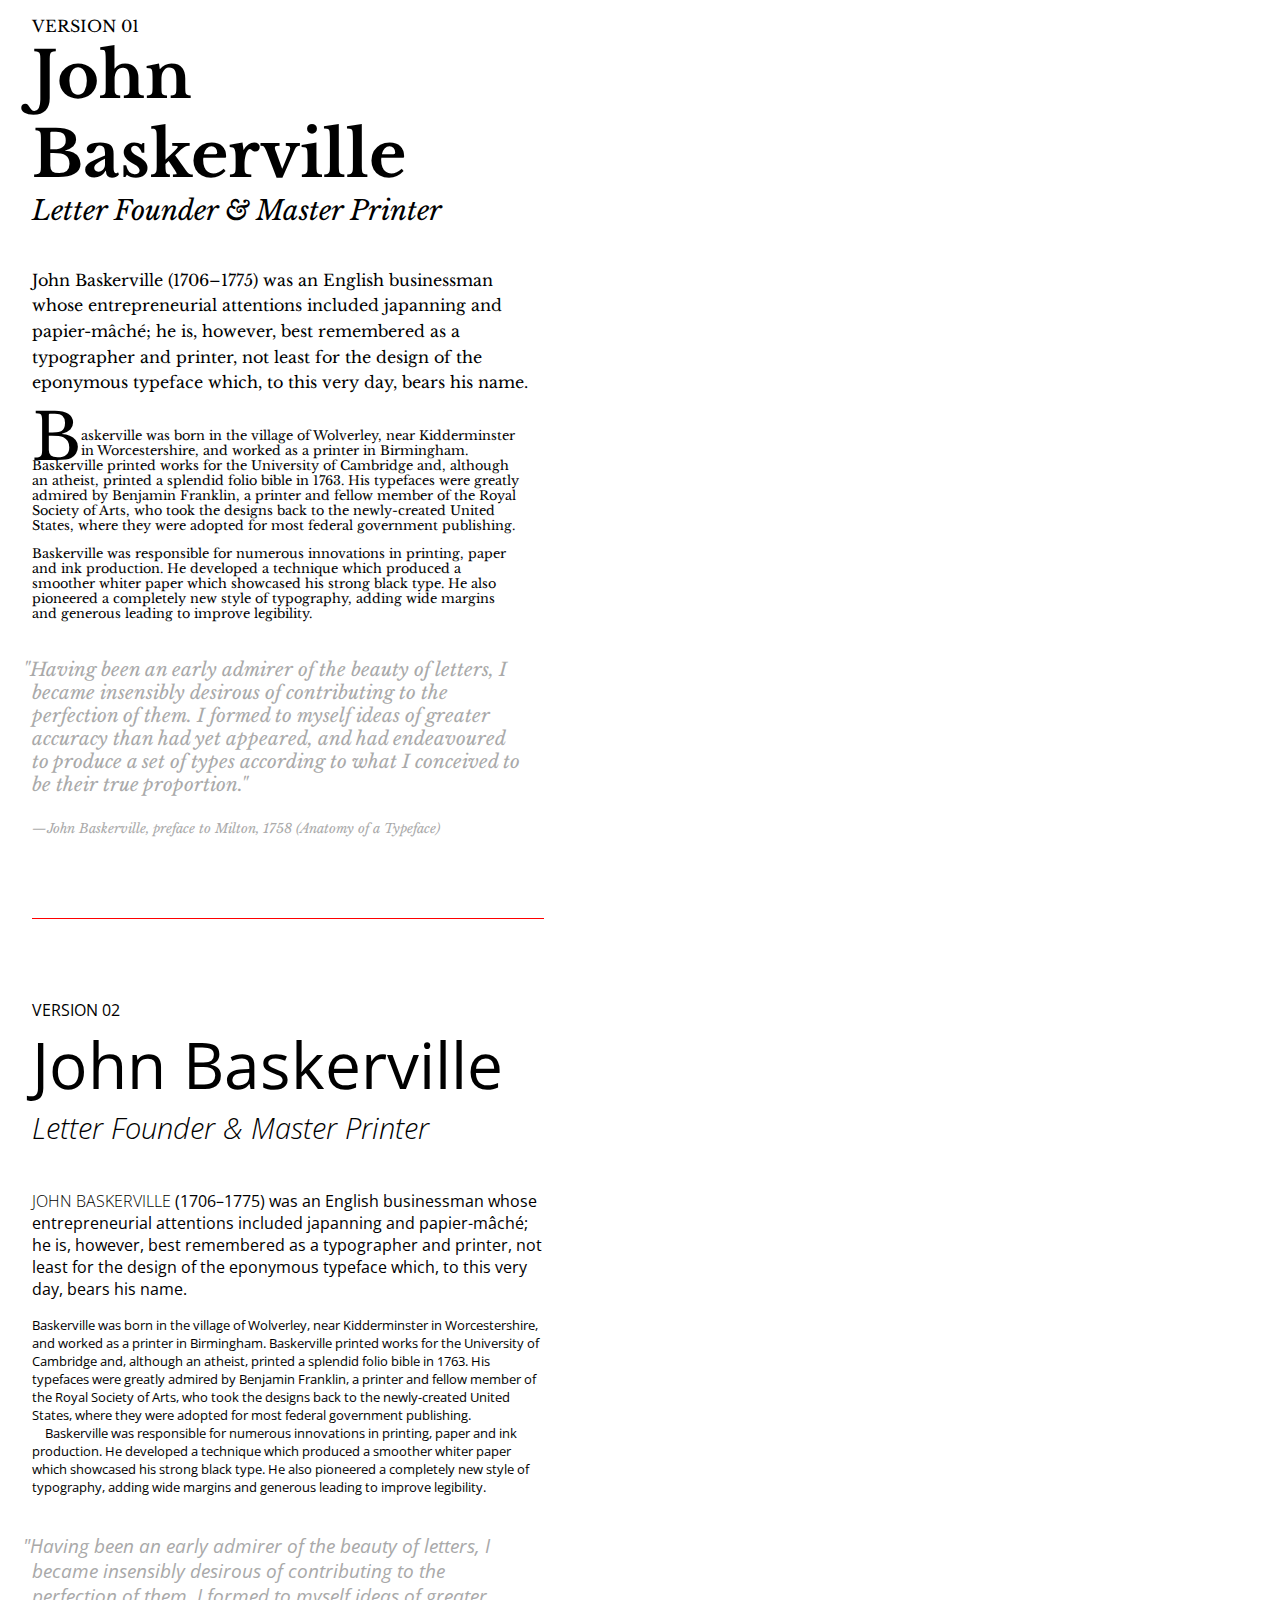
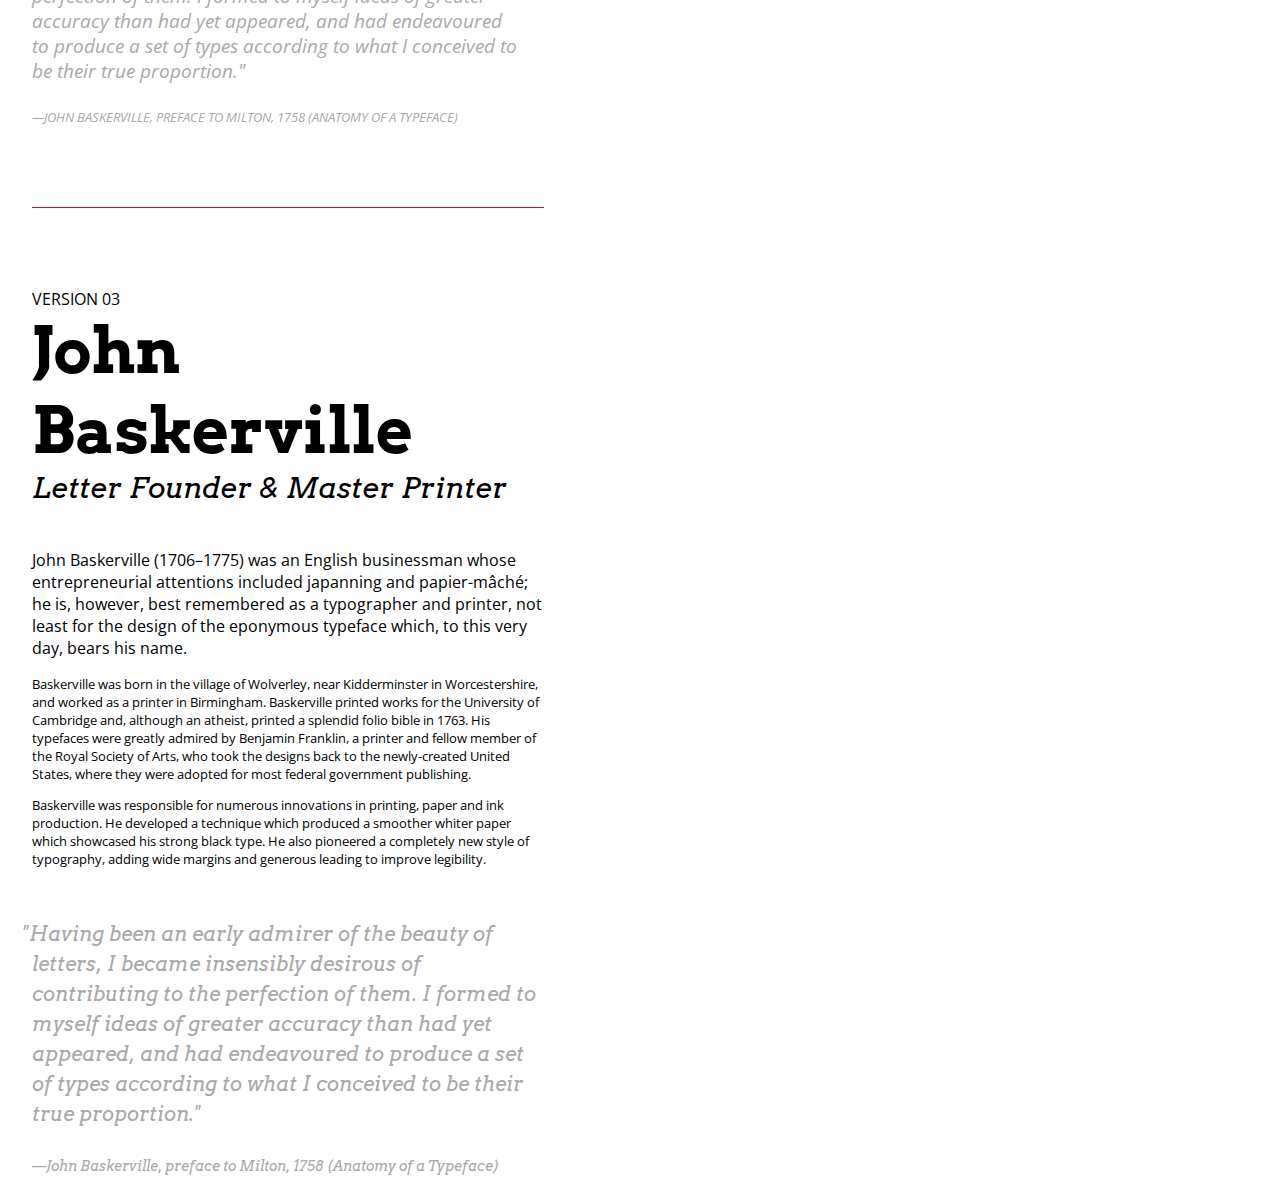
<file: Baskerville-exercise/index.html>
<!DOCTYPE html>
<html>
<head>
	<meta charset="utf-8" />
	<title>John Baskerville</title>
    
    <link rel="stylesheet" href="/Baskerville-exercise/cssexercise.css">
    
    <link href='https://fonts.googleapis.com/css?family=Libre+Baskerville:400,400italic' rel='stylesheet' type='text/css'>
   <link href='https://fonts.googleapis.com/css?family=Open+Sans:400,400italic,300italic,300' rel='stylesheet' type='text/css'>
    
    <link href='https://fonts.googleapis.com/css?family=Arvo:400,400italic' rel='stylesheet' type='text/css'>
    
</head>
    
<body>
<article>
    <section>
    <div id="one">
    <h3>Version 01</h3>
    <h1>John Baskerville</h1>
    <h2>Letter Founder & Master Printer</h2>
    
        <div id="p1">
            <p> John Baskerville (1706–1775) was an English businessman whose entrepreneurial attentions included japanning and papier-mâché; he is, however, best remembered as a typographer and printer, not least for the design of the eponymous typeface which, to this very day, bears his name.</p>
        </div>
        
			<div id= "dropcap"><p>Baskerville was born in the village of Wolverley, near Kidderminster in Worcestershire, and worked as a printer in Birmingham. Baskerville printed works for the University of Cambridge and, although an atheist, printed a splendid folio bible in 1763. His typefaces were greatly admired by Benjamin Franklin, a printer and fellow member of the Royal Society of Arts, who took the designs back to the newly-created United States, where they were adopted for most federal government publishing.</p>
        </div>
        <div id="p3">
            <p>Baskerville was responsible for numerous innovations in printing, paper and ink production. He developed a technique which produced a smoother whiter paper which showcased his strong black type. He also pioneered a completely new style of typography, adding wide margins and generous leading to improve legibility.</p> </div>
			
			<blockquote>
				<p>"Having been an early admirer of the beauty of letters, I became insensibly desirous of contributing to the perfection of them. I formed to myself ideas of greater accuracy than had yet appeared, and had endeavoured to produce a set of types according to what I conceived to be their true proportion."</p>
					<cite>—John Baskerville, preface to Milton, 1758 (Anatomy of a Typeface)</cite>
			</blockquote>
        </div>
        </section>
    <hr/>
    
        <section>
            <div id="two">
                
    <h3>Version 02</h3>
    <h1>John Baskerville</h1>
    <h2>Letter Founder & Master Printer</h2>
    
                <p> <b>John Baskerville </b>(1706–1775) was an English businessman whose entrepreneurial attentions included japanning and papier-mâché; he is, however, best remembered as a typographer and printer, not least for the design of the eponymous typeface which, to this very day, bears his name.</p>
		
		<div id="twop1">
            <p>Baskerville was born in the village of Wolverley, near Kidderminster in Worcestershire, and worked as a printer in Birmingham. Baskerville printed works for the University of Cambridge and, although an atheist, printed a splendid folio bible in 1763. His typefaces were greatly admired by Benjamin Franklin, a printer and fellow member of the Royal Society of Arts, who took the designs back to the newly-created United States, where they were adopted for most federal government publishing.</p>
                </div>
        
                <div id="twop2">
                   <p>Baskerville was responsible for numerous innovations in printing, paper and ink production. He developed a technique which produced a smoother whiter paper which showcased his strong black type. He also pioneered a completely new style of typography, adding wide margins and generous leading to improve legibility.</p>
                </div>
                    
			<blockquote>
				<p>"Having been an early admirer of the beauty of letters, I became insensibly desirous of contributing to the perfection of them. I formed to myself ideas of greater accuracy than had yet appeared, and had endeavoured to produce a set of types according to what I conceived to be their true proportion."</p>
					<cite>—John Baskerville, preface to Milton, 1758 (Anatomy of a Typeface)</cite>
			</blockquote>
            </div>
        </section>
    
    <hr/>
    
        <section>
            <div id="three">
    <h3>Version 03</h3>
    <h1>John Baskerville</h1>
    <h2>Letter Founder & Master Printer</h2>
    
    		<p>John Baskerville (1706–1775) was an English businessman whose entrepreneurial attentions included japanning and papier-mâché; he is, however, best remembered as a typographer and printer, not least for the design of the eponymous typeface which, to this very day, bears his name.</p>
		
		<div id="threep">	<p>Baskerville was born in the village of Wolverley, near Kidderminster in Worcestershire, and worked as a printer in Birmingham. Baskerville printed works for the University of Cambridge and, although an atheist, printed a splendid folio bible in 1763. His typefaces were greatly admired by Benjamin Franklin, a printer and fellow member of the Royal Society of Arts, who took the designs back to the newly-created United States, where they were adopted for most federal government publishing.</p>
        
                   <p>Baskerville was responsible for numerous innovations in printing, paper and ink production. He developed a technique which produced a smoother whiter paper which showcased his strong black type. He also pioneered a completely new style of typography, adding wide margins and generous leading to improve legibility.</p>
                </div>
			<blockquote>
				<p>"Having been an early admirer of the beauty of letters, I became insensibly desirous of contributing to the perfection of them. I formed to myself ideas of greater accuracy than had yet appeared, and had endeavoured to produce a set of types according to what I conceived to be their true proportion."</p>
					<cite>—John Baskerville, preface to Milton, 1758 (Anatomy of a Typeface)</cite>
			</blockquote>
            </div>
        </section>

</article>
</body>
</html>
</file>
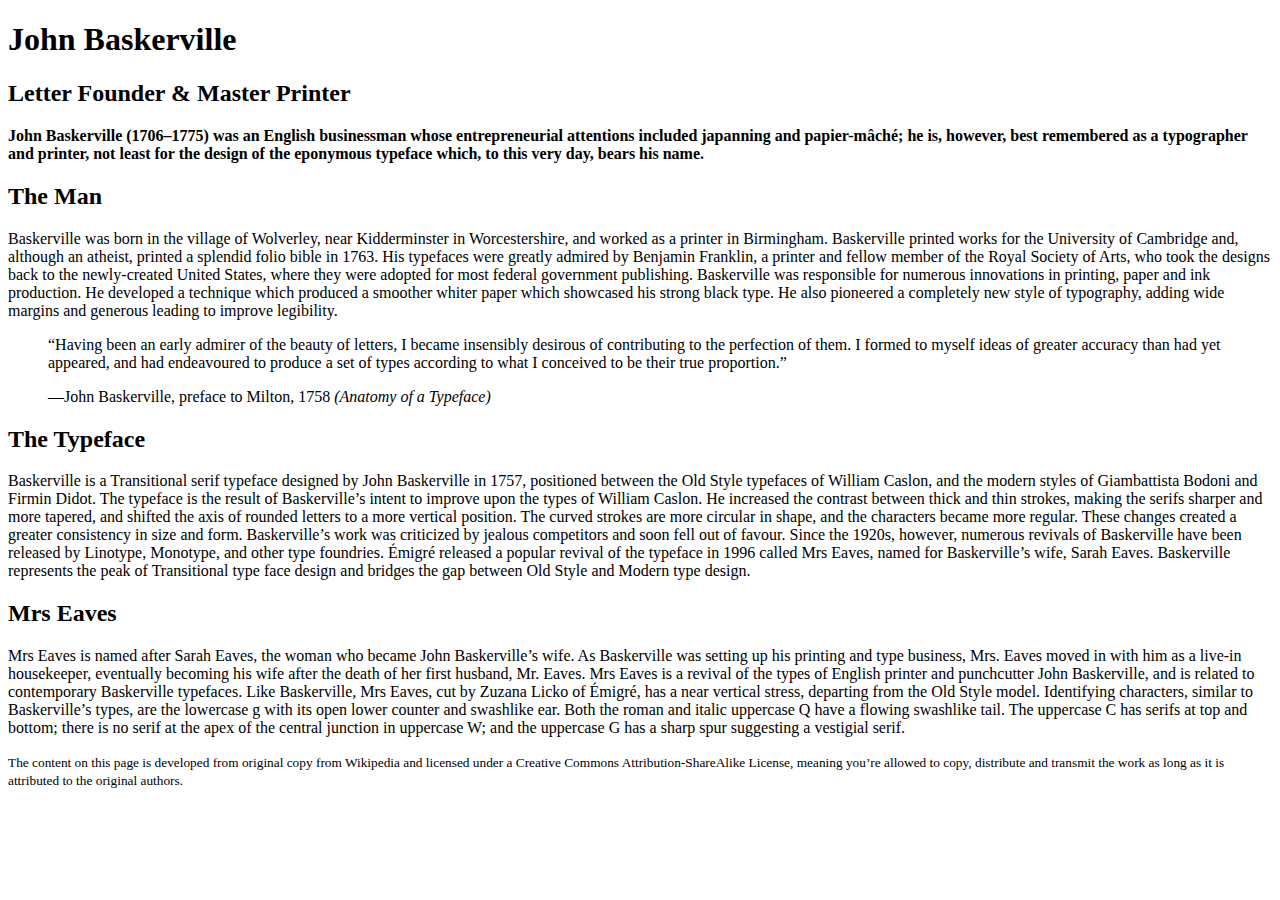
<file: version1.html>
<!DOCTYPE html>
<html>
<head>
    <meta charset="utf-8" />
	<title>John Baskerville</title>
</head>
<body>
<article>
<section>
<header>
<h1>John Baskerville</h1>
<h2>Letter Founder & Master Printer</h2>

<p> <strong>John Baskerville (1706–1775) was an English businessman whose entrepreneurial attentions included japanning and papier-mâché; he is, however, best remembered as a typographer and printer, not least for the design of the eponymous typeface which, to this very day, bears his name.</strong> </p>
</header>
</section>


<section>
<h2>The Man</h2>

<p>Baskerville was born in the village of Wolverley, near Kidderminster in Worcestershire, and worked as a printer in Birmingham. Baskerville printed works for the University of Cambridge and, although an atheist, printed a splendid folio bible in 1763. His typefaces were greatly admired by Benjamin Franklin, a printer and fellow member of the Royal Society of Arts, who took the designs back to the newly-created United States, where they were adopted for most federal government publishing.

Baskerville was responsible for numerous innovations in printing, paper and ink production. He developed a technique which produced a smoother whiter paper which showcased his strong black type. He also pioneered a completely new style of typography, adding wide margins and generous leading to improve legibility.</p>

    <blockquote>“Having been an early admirer of the beauty of letters, I became insensibly desirous of contributing to the perfection of them. I formed to myself ideas of greater accuracy than had yet appeared, and had endeavoured to produce a set of types according to what I conceived to be their true proportion.” </blockquote>
    <blockquote><p>—John Baskerville, preface to Milton, 1758 <cite>(Anatomy of a Typeface) </cite> </p> </blockquote>
</section>


<section>
<h2>The Typeface</h2>

<p>Baskerville is a Transitional serif typeface designed by John Baskerville in 1757, positioned between the Old Style typefaces of William Caslon, and the modern styles of Giambattista Bodoni and Firmin Didot.

The typeface is the result of Baskerville’s intent to improve upon the types of William Caslon. He increased the contrast between thick and thin strokes, making the serifs sharper and more tapered, and shifted the axis of rounded letters to a more vertical position. The curved strokes are more circular in shape, and the characters became more regular. These changes created a greater consistency in size and form.

Baskerville’s work was criticized by jealous competitors and soon fell out of favour. Since the 1920s, however, numerous revivals of Baskerville have been released by Linotype, Monotype, and other type foundries. Émigré released a popular revival of the typeface in 1996 called Mrs Eaves, named for Baskerville’s wife, Sarah Eaves. Baskerville represents the peak of Transitional type face design and bridges the gap between Old Style and Modern type design.</p>
</section>


<section>
<h2>Mrs Eaves</h2>

<p>Mrs Eaves is named after Sarah Eaves, the woman who became John Baskerville’s wife. As Baskerville was setting up his printing and type business, Mrs. Eaves moved in with him as a live-in housekeeper, eventually becoming his wife after the death of her first husband, Mr. Eaves. Mrs Eaves is a revival of the types of English printer and punchcutter John Baskerville, and is related to contemporary Baskerville typefaces.

Like Baskerville, Mrs Eaves, cut by Zuzana Licko of Émigré, has a near vertical stress, departing from the Old Style model. Identifying characters, similar to Baskerville’s types, are the lowercase g with its open lower counter and swashlike ear. Both the roman and italic uppercase Q have a flowing swashlike tail. The uppercase C has serifs at top and bottom; there is no serif at the apex of the central junction in uppercase W; and the uppercase G has a sharp spur suggesting a vestigial serif. </p>
</section>

<footer>
<small>
The content on this page is developed from original copy from Wikipedia and licensed under a Creative Commons Attribution-ShareAlike License, meaning you’re allowed to copy, distribute and transmit the work as long as it is attributed to the original authors.
</small>
</footer>
</article>
    
</body>
</html>
</file>
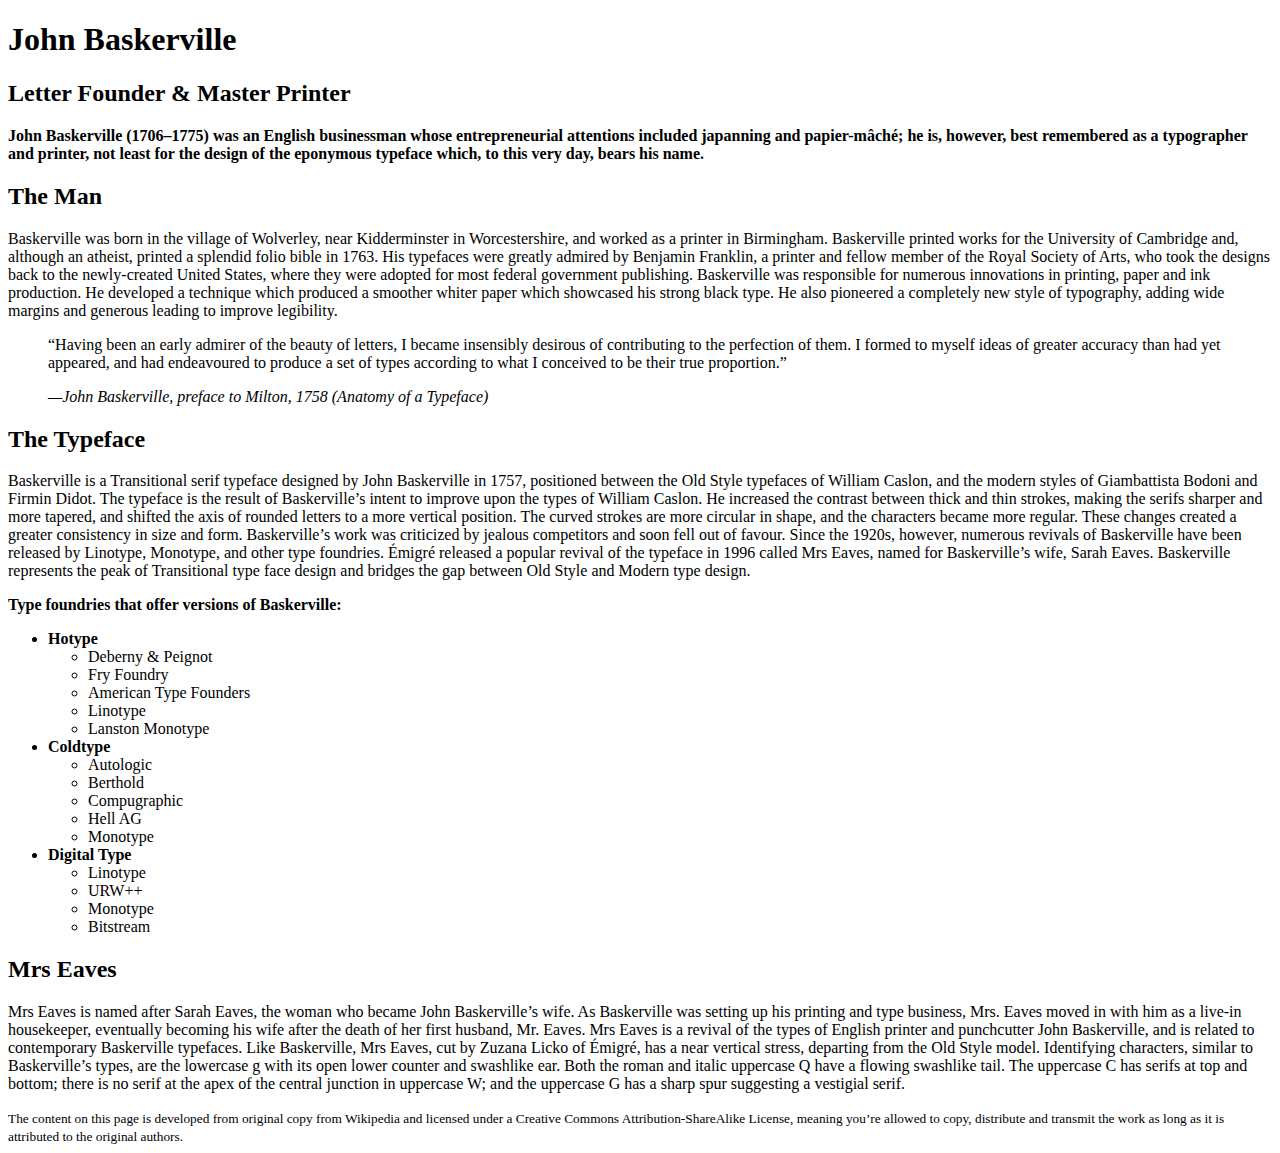
<file: version2.html>
<!DOCTYPE html>
<html>
<head>
    <meta charset="utf-8" />
	<title>John Baskerville</title>
</head>
<body>
<article>
<section>
<header>
<h1>John Baskerville</h1>
<h2>Letter Founder & Master Printer</h2>

<p> <strong>John Baskerville (1706–1775) was an English businessman whose entrepreneurial attentions included japanning and papier-mâché; he is, however, best remembered as a typographer and printer, not least for the design of the eponymous typeface which, to this very day, bears his name.</strong> </p>
</header>
</section>


<section>
    <h2>The Man</h2>

<p>Baskerville was born in the village of Wolverley, near Kidderminster in Worcestershire, and worked as a printer in Birmingham. Baskerville printed works for the University of Cambridge and, although an atheist, printed a splendid folio bible in 1763. His typefaces were greatly admired by Benjamin Franklin, a printer and fellow member of the Royal Society of Arts, who took the designs back to the newly-created United States, where they were adopted for most federal government publishing.

Baskerville was responsible for numerous innovations in printing, paper and ink production. He developed a technique which produced a smoother whiter paper which showcased his strong black type. He also pioneered a completely new style of typography, adding wide margins and generous leading to improve legibility.</p>

    <blockquote>“Having been an early admirer of the beauty of letters, I became insensibly desirous of contributing to the perfection of them. I formed to myself ideas of greater accuracy than had yet appeared, and had endeavoured to produce a set of types according to what I conceived to be their true proportion.” </blockquote>
    <blockquote><p><cite>—John Baskerville, preface to Milton, 1758 (Anatomy of a Typeface) </cite></p></blockquote>
</section>


<section>
<h2>The Typeface</h2>

<p>Baskerville is a Transitional serif typeface designed by John Baskerville in 1757, positioned between the Old Style typefaces of William Caslon, and the modern styles of Giambattista Bodoni and Firmin Didot.

The typeface is the result of Baskerville’s intent to improve upon the types of William Caslon. He increased the contrast between thick and thin strokes, making the serifs sharper and more tapered, and shifted the axis of rounded letters to a more vertical position. The curved strokes are more circular in shape, and the characters became more regular. These changes created a greater consistency in size and form.

Baskerville’s work was criticized by jealous competitors and soon fell out of favour. Since the 1920s, however, numerous revivals of Baskerville have been released by Linotype, Monotype, and other type foundries. Émigré released a popular revival of the typeface in 1996 called Mrs Eaves, named for Baskerville’s wife, Sarah Eaves. Baskerville represents the peak of Transitional type face design and bridges the gap between Old Style and Modern type design.</p>
    
    <p><strong>Type foundries that offer versions of Baskerville:</strong></p>
    
        <ul>
    <li><strong>Hotype</strong>
        <ul>
            <li>Deberny & Peignot</li>
            <li>Fry Foundry</li>
            <li>American Type Founders</li>
            <li>Linotype</li>
            <li>Lanston Monotype</li>
        </ul>
        
        <li><strong>Coldtype</strong>
        <ul>
            <li>Autologic</li>
            <li>Berthold</li>
            <li>Compugraphic</li>
            <li>Hell AG</li>
            <li>Monotype</li>
        </ul>
            
 <li><strong>Digital Type</strong>
        <ul>
            <li>Linotype</li>
            <li>URW++</li>
            <li>Monotype</li>
            <li>Bitstream</li>
        </ul>
    
</section>


<section>
<h2>Mrs Eaves</h2>

<p>Mrs Eaves is named after Sarah Eaves, the woman who became John Baskerville’s wife. As Baskerville was setting up his printing and type business, Mrs. Eaves moved in with him as a live-in housekeeper, eventually becoming his wife after the death of her first husband, Mr. Eaves. Mrs Eaves is a revival of the types of English printer and punchcutter John Baskerville, and is related to contemporary Baskerville typefaces.

Like Baskerville, Mrs Eaves, cut by Zuzana Licko of Émigré, has a near vertical stress, departing from the Old Style model. Identifying characters, similar to Baskerville’s types, are the lowercase g with its open lower counter and swashlike ear. Both the roman and italic uppercase Q have a flowing swashlike tail. The uppercase C has serifs at top and bottom; there is no serif at the apex of the central junction in uppercase W; and the uppercase G has a sharp spur suggesting a vestigial serif. </p>
</section>

<footer>
<small>
The content on this page is developed from original copy from Wikipedia and licensed under a Creative Commons Attribution-ShareAlike License, meaning you’re allowed to copy, distribute and transmit the work as long as it is attributed to the original authors.
</small>
</footer>
</article>
    
</body>
</html>
</file>
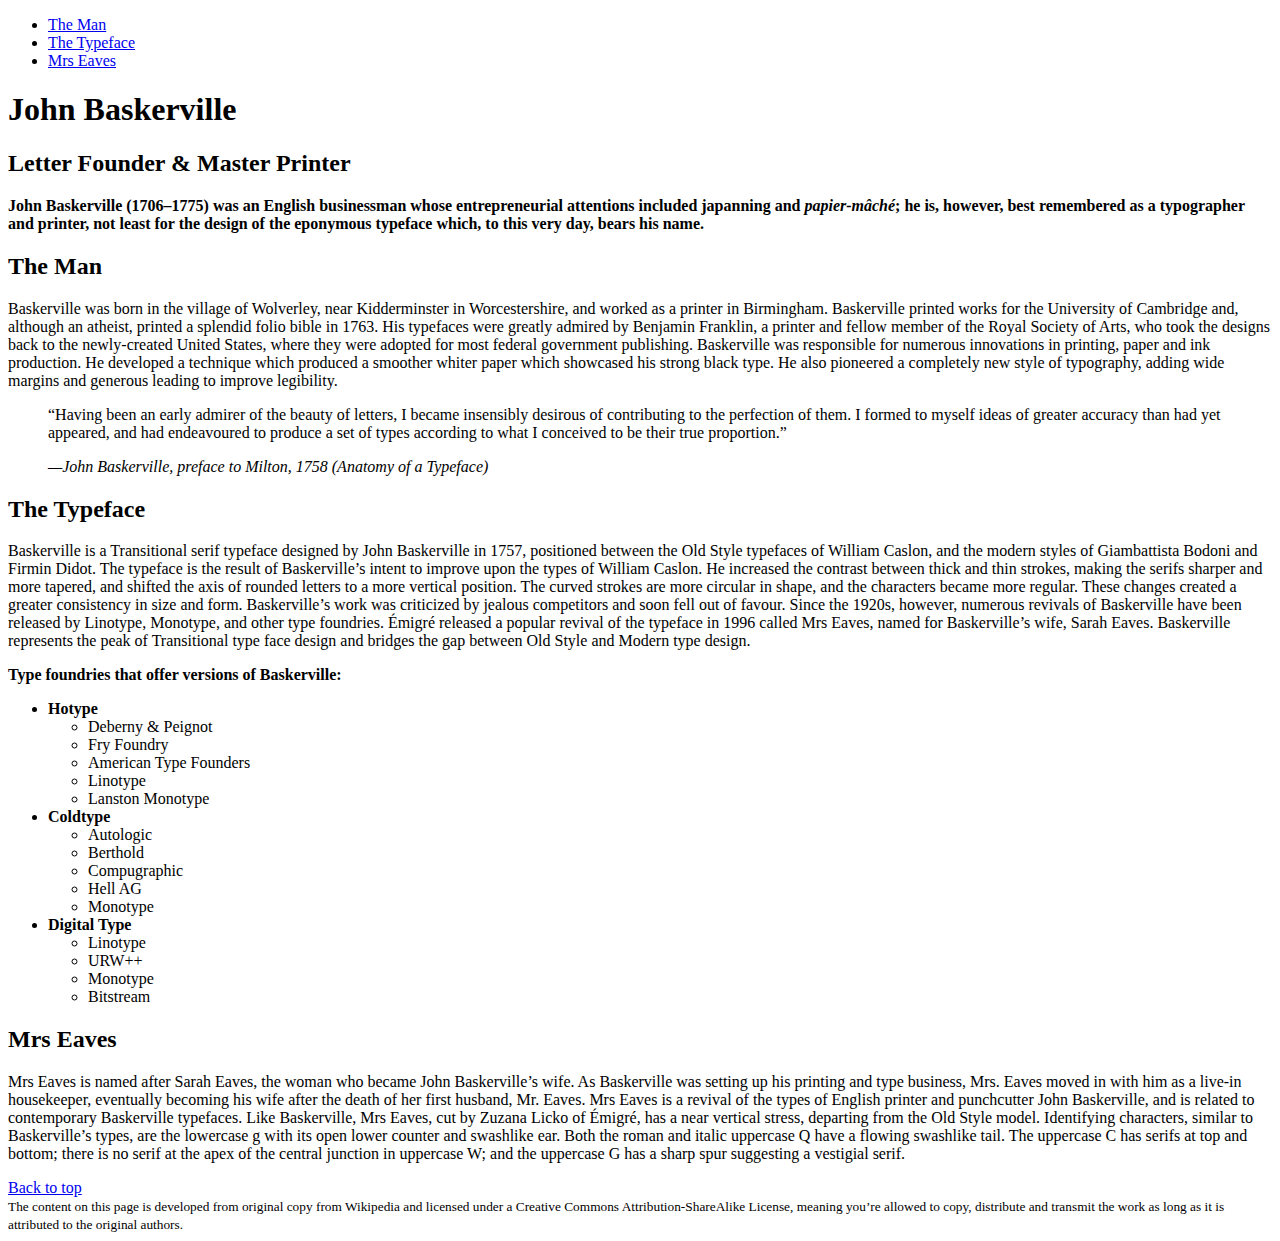
<file: version3.html>
<!DOCTYPE html>
<html>
<head>
    <meta charset="utf-8" />
	<title>John Baskerville</title>
</head>
    
<body>
<article id="top">
<header>
    <hgroup>
        
        <nav>
            <ul>
                <li><a href="#the-man">The Man</a></li>
                <li><a href="#the-typeface">The Typeface</a></li>
                <li><a href="#mrs-eaves">Mrs Eaves</a></li>
            </ul>
        </nav>
        </header>
    
    <section>
<h1>John Baskerville</h1>
<h2>Letter Founder & Master Printer</h2>

        <p> <strong>John Baskerville (1706–1775) was an English businessman whose entrepreneurial attentions included japanning and <em>papier-mâché</em>; he is, however, best remembered as a typographer and printer, not least for the design of the eponymous typeface which, to this very day, bears his name.</strong> </p>
</header>
</section>


<section>
    <h2 id="the-man"> The Man</h2>

<p>Baskerville was born in the village of Wolverley, near Kidderminster in Worcestershire, and worked as a printer in Birmingham. Baskerville printed works for the University of Cambridge and, although an atheist, printed a splendid folio bible in 1763. His typefaces were greatly admired by Benjamin Franklin, a printer and fellow member of the Royal Society of Arts, who took the designs back to the newly-created United States, where they were adopted for most federal government publishing.

Baskerville was responsible for numerous innovations in printing, paper and ink production. He developed a technique which produced a smoother whiter paper which showcased his strong black type. He also pioneered a completely new style of typography, adding wide margins and generous leading to improve legibility.</p>

    <blockquote>“Having been an early admirer of the beauty of letters, I became insensibly desirous of contributing to the perfection of them. I formed to myself ideas of greater accuracy than had yet appeared, and had endeavoured to produce a set of types according to what I conceived to be their true proportion.” </blockquote>
    <blockquote><p><cite>—John Baskerville, preface to Milton, 1758 (Anatomy of a Typeface) </cite></p></blockquote>
</section>


<section>
<h2 id="the-typeface"> The Typeface</h2>

<p>Baskerville is a Transitional serif typeface designed by John Baskerville in 1757, positioned between the Old Style typefaces of William Caslon, and the modern styles of Giambattista Bodoni and Firmin Didot.

The typeface is the result of Baskerville’s intent to improve upon the types of William Caslon. He increased the contrast between thick and thin strokes, making the serifs sharper and more tapered, and shifted the axis of rounded letters to a more vertical position. The curved strokes are more circular in shape, and the characters became more regular. These changes created a greater consistency in size and form.

Baskerville’s work was criticized by jealous competitors and soon fell out of favour. Since the 1920s, however, numerous revivals of Baskerville have been released by Linotype, Monotype, and other type foundries. Émigré released a popular revival of the typeface in 1996 called Mrs Eaves, named for Baskerville’s wife, Sarah Eaves. Baskerville represents the peak of Transitional type face design and bridges the gap between Old Style and Modern type design.</p>
    
    <p><strong>Type foundries that offer versions of Baskerville:</strong></p>
    
        <ul>
    <li><strong>Hotype</strong>
        <ul>
            <li>Deberny & Peignot</li>
            <li>Fry Foundry</li>
            <li>American Type Founders</li>
            <li>Linotype</li>
            <li>Lanston Monotype</li>
        </ul>
        
        <li><strong>Coldtype</strong>
        <ul>
            <li>Autologic</li>
            <li>Berthold</li>
            <li>Compugraphic</li>
            <li>Hell AG</li>
            <li>Monotype</li>
        </ul>
            
 <li><strong>Digital Type</strong>
        <ul>
            <li>Linotype</li>
            <li>URW++</li>
            <li>Monotype</li>
            <li>Bitstream</li>
        </ul>
    
</section>


<section>
<h2 id="mrs-eaves"> Mrs Eaves</h2>

<p>Mrs Eaves is named after Sarah Eaves, the woman who became John Baskerville’s wife. As Baskerville was setting up his printing and type business, Mrs. Eaves moved in with him as a live-in housekeeper, eventually becoming his wife after the death of her first husband, Mr. Eaves. Mrs Eaves is a revival of the types of English printer and punchcutter John Baskerville, and is related to contemporary Baskerville typefaces.

Like Baskerville, Mrs Eaves, cut by Zuzana Licko of Émigré, has a near vertical stress, departing from the Old Style model. Identifying characters, similar to Baskerville’s types, are the lowercase g with its open lower counter and swashlike ear. Both the roman and italic uppercase Q have a flowing swashlike tail. The uppercase C has serifs at top and bottom; there is no serif at the apex of the central junction in uppercase W; and the uppercase G has a sharp spur suggesting a vestigial serif. </p>
</section>

<footer>
    
<li><a href="#top">Back to top</a></li>
    
<small>
The content on this page is developed from original copy from Wikipedia and licensed under a Creative Commons Attribution-ShareAlike License, meaning you’re allowed to copy, distribute and transmit the work as long as it is attributed to the original authors.
</small>
</footer>
</article>
    
</body>
</html>
</file>
<file: Baskerville-exercise/cssexercise.css>
body {width: 40%;
margin-left: 2em;}


hr {border: none;
    height: 1px;
    color: red;
    background-color: red;
}


blockquote, blockquote p {
	text-indent: -0.5em;
	}

h3 {text-transform: uppercase;
margin: 0;
margin-top: 1em;
font-size: 1em;
    font-weight: 400;
}

#one {font-family:'Libre Baskerville', serif;
}
#one h1 {font-size: 4em;
margin: 0;
}
#one h2 {margin: 0;
margin-bottom: 1.5em;
font-style: italic;
font-size: 1.7em;
font-weight: 400}

#dropcap p {font-size: .8em;
width: 96%}


#dropcap:first-letter {
    font-size: 5em;
    line-height: .3;
float: left;
margin: 0;}

#p3 {font-size: .8em;
width: 95%;}


#p1 {margin-bottom: 2em;
line-height: 1.6em;}

#one blockquote {font-style: italic;
color: darkgray;
margin: 0;
    width: 95.47%;
margin-top: 2em;
font-size: 14pt;}

#one cite {font-size:  0.7em;}

#one {margin-bottom: 5em;}



#two {font-family: 'Open Sans', sans-serif;}
#two {margin-bottom: 5em;
margin-top: 5em;}

#two {background-color: white;}

#two h3 {font-weight: 400;}

#two h1 {font-size: 4em;
margin: 0;
font-weight: 400;}

#two h2 {font-style: italic;
font-size: 1.8em;
margin: 0;
font-weight: 100;
margin-bottom: 1.5em}

#two b {font-weight: 200;
    text-transform: uppercase;}

#twop1 p {font-size: .8em;
margin: 0;}

#twop2 p {font-size: .8em;
    margin: 0;
    text-indent: 1em;
}

#two blockquote {color: darkgray;
margin: 0;
    width: 96%;
    margin-top: 2em;
    font-size: 14pt;
    font-style: italic;
}

#two cite {font-size: 0.7em;
text-transform: uppercase;}


#three  {font-family: 'Open Sans', sans-serif;
margin-top: 5em;}

#three h2 {font-family: 'Arvo', serif;
font-size: 1.8em;
margin: 0;
font-weight: 400;
margin-bottom: 1.5em;
font-style:italic;}

#three h1 {font-family: 'Arvo', serif;
font-size: 4em;
margin: 0;}

#three h3 {font-weight: 400}

#threep {font-size: 0.8em;
margin-bottom: 4em;}

#three blockquote {font-family: 'Arvo', serif;
margin: 0;
font-style: italic;
font-size: 1.25em;
    color: darkgray;
    line-height: 1.5em;
}

#three cite {font-size: 0.7em;
}
</file>
